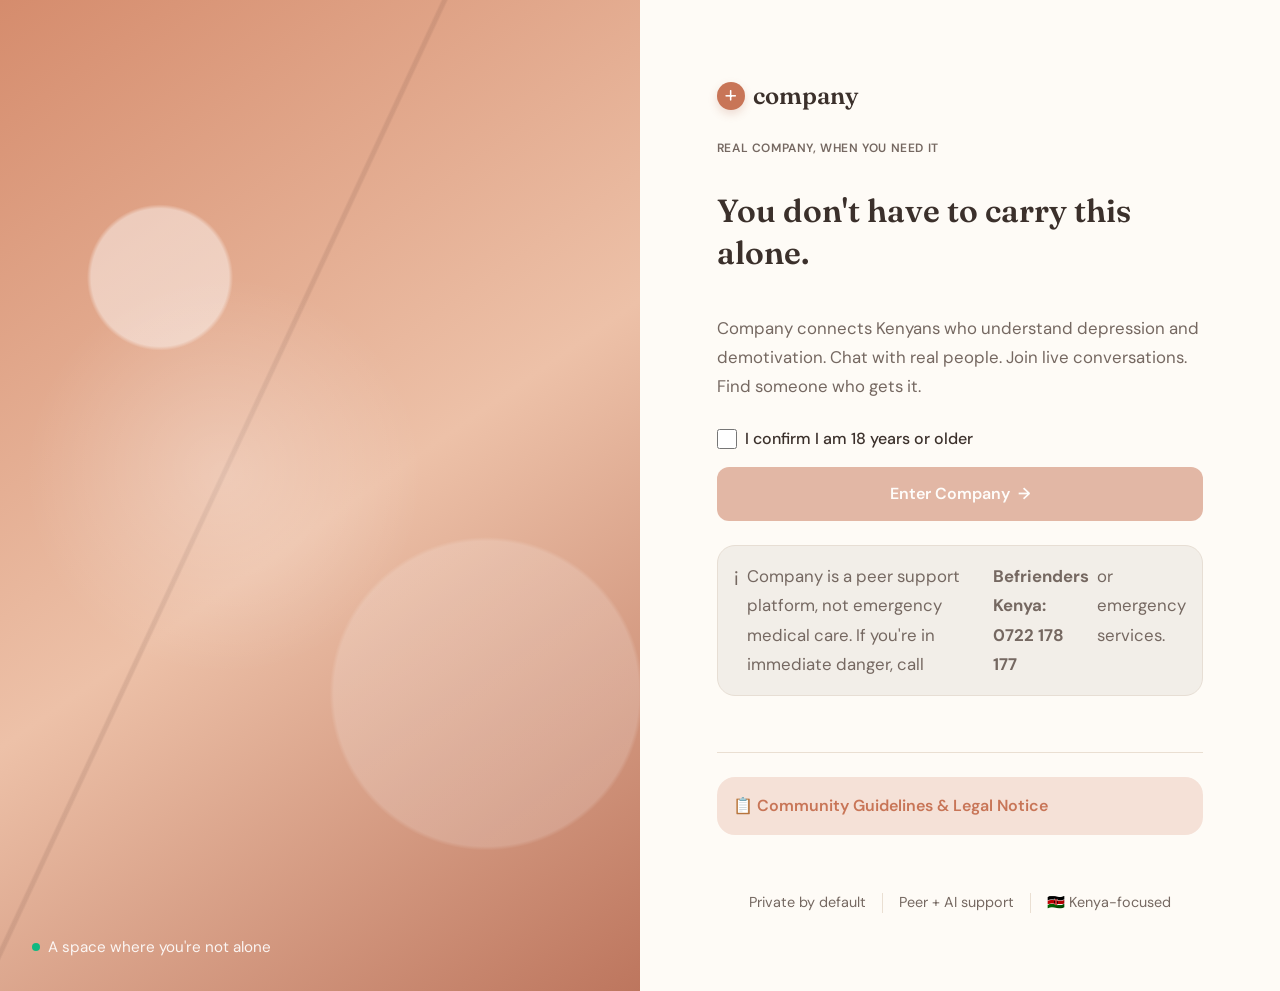
<file: index.html>
<!DOCTYPE html>
<html lang="en">
<head>
    <meta charset="UTF-8">
    <meta name="viewport" content="width=device-width, initial-scale=1.0">
    <meta name="theme-color" content="#f4efe8">
    <title>Company | Real Connection for Kenya</title>
    <link rel="preconnect" href="https://fonts.googleapis.com">
    <link rel="preconnect" href="https://fonts.gstatic.com" crossorigin>
    <link href="https://fonts.googleapis.com/css2?family=DM+Sans:wght@400;500;600;700&family=Fraunces:opsz,wght@9..144,600&display=swap" rel="stylesheet">
    <link rel="stylesheet" href="styles.css">
</head>
<body>
    <section class="gateway" id="gateway" aria-labelledby="gateway-title">
        <div class="gateway-image">
            <div class="gradient-overlay"></div>
            <div class="image-caption"><span class="live-dot"></span> A space where you're not alone</div>
        </div>
        <div class="gateway-copy">
            <a class="brand gateway-brand" href="#" aria-label="Company home">
                <span class="brand-mark">+</span> company
            </a>
            <div class="gateway-message">
                <p class="eyebrow">Real company, when you need it</p>
                <h1 id="gateway-title">You don't have to carry this alone.</h1>
                <p>Company connects Kenyans who understand depression and demotivation. Chat with real people. Join live conversations. Find someone who gets it.</p>
                
                <!-- Age Gate -->
                <div class="age-gate" id="ageGate">
                    <label class="age-confirm">
                        <input id="ageConfirmCheckbox" type="checkbox" required>
                        <span>I confirm I am 18 years or older</span>
                    </label>
                    <a class="enter-button is-disabled" id="enterButton" href="chat.html" aria-disabled="true">
                        Enter Company <span>&rarr;</span>
                    </a>
                </div>

                <p class="gateway-note">
                    <span class="note-icon">i</span> 
                    Company is a peer support platform, not emergency medical care. If you're in immediate danger, call <strong>Befrienders Kenya: 0722 178 177</strong> or emergency services.
                </p>
            </div>

            <!-- Legal Disclaimer Section -->
            <div class="legal-section">
                <details>
                    <summary>📋 Community Guidelines & Legal Notice</summary>
                    <div class="legal-content">
                        <h3>Important Disclaimer</h3>
                        <p><strong>Company is not responsible for offline meetings.</strong> If you meet someone from this platform in person, you do so entirely at your own risk. We strongly recommend:</p>
                        <ul>
                            <li>Meeting in public places only</li>
                            <li>Telling someone you know where you're going</li>
                            <li>Trusting your instincts</li>
                            <li>Not sharing personal identifying information until you're certain</li>
                        </ul>
                        
                        <h3>What Company Does</h3>
                        <ul>
                            <li>Connects peers through chat and live video</li>
                            <li>Requires age verification (18+)</li>
                            <li>Stores chat history locally on your device</li>
                            <li>Never requires personal details</li>
                            <li>Provides access to an AI guide</li>
                        </ul>

                        <h3>What Company Is NOT</h3>
                        <ul>
                            <li>A mental health treatment service</li>
                            <li>An emergency response service</li>
                            <li>Responsible for member conduct</li>
                            <li>A dating platform</li>
                        </ul>

                        <h3>User Conduct</h3>
                        <p>By entering Company, you agree to:</p>
                        <ul>
                            <li>Be honest and respectful to others</li>
                            <li>Not share nude or sexual content</li>
                            <li>Not harass, threaten, or abuse others</li>
                            <li>Not share others' information without consent</li>
                            <li>Report abuse to us immediately</li>
                        </ul>

                        <h3>Privacy</h3>
                        <p>Your location is only shared if you request nearby matches. Video is never recorded. Messages are stored on your device only. We use facial detection only for age verification—no faces are stored or analyzed beyond that.</p>

                        <h3>Emergency Resources</h3>
                        <p>
                            <strong>Kenya:</strong><br>
                            • Befrienders Kenya: 0722 178 177<br>
                            • Kenya Red Cross: 1199<br>
                            • Your GP or nearest hospital
                        </p>
                    </div>
                </details>
            </div>

            <div class="gateway-footer">
                <span>Private by default</span>
                <span class="footer-line"></span>
                <span>Peer + AI support</span>
                <span class="footer-line"></span>
                <span>🇰🇪 Kenya-focused</span>
            </div>
        </div>
    </section>

    <script>
        const ageCheckbox = document.getElementById('ageConfirmCheckbox');
        const enterButton = document.getElementById('enterButton');

        enterButton.addEventListener('click', (event) => {
            if (!ageCheckbox.checked) {
                event.preventDefault();
                ageCheckbox.focus();
            }
        });

        ageCheckbox.addEventListener('change', () => {
            if (ageCheckbox.checked) {
                enterButton.classList.remove('is-disabled');
                enterButton.removeAttribute('aria-disabled');
            } else {
                enterButton.classList.add('is-disabled');
                enterButton.setAttribute('aria-disabled', 'true');
            }
        });
    </script>
</body>
</html>
</file>
<file: styles.css>
/* ===== CSS VARIABLES & THEME ===== */
:root {
    --color-bg: #f8f3eb;
    --color-surface: #fffdf9;
    --color-border: #eadfd2;
    --color-text: #3b302b;
    --color-text-secondary: #756861;
    --color-text-tertiary: #a6978d;
    --color-accent: #c87557;
    --color-accent-light: #f5e1d7;
    --color-accent-dark: #a95840;
    --color-sage: #8b9a7b;
    --color-error: #ef4444;
    --color-success: #10b981;
    --color-warning: #f59e0b;
    --color-info: #3b82f6;
    
    --spacing-xs: 0.25rem;
    --spacing-sm: 0.5rem;
    --spacing-md: 1rem;
    --spacing-lg: 1.5rem;
    --spacing-xl: 2rem;
    --spacing-2xl: 3rem;
    
    --radius-sm: 4px;
    --radius-md: 12px;
    --radius-lg: 18px;
    --radius-full: 9999px;
    
    --font-sans: 'DM Sans', system-ui, -apple-system, sans-serif;
    --font-serif: 'Fraunces', Georgia, serif;
    
    --shadow-sm: 0 2px 8px rgba(91, 63, 48, 0.06);
    --shadow-md: 0 10px 24px rgba(91, 63, 48, 0.1);
    --shadow-lg: 0 24px 50px rgba(91, 63, 48, 0.14);
    
    --transition: all 0.2s ease-in-out;
}

/* ===== GLOBAL STYLES ===== */
* {
    margin: 0;
    padding: 0;
    box-sizing: border-box;
}

html {
    scroll-behavior: smooth;
}

body {
    font-family: var(--font-sans);
    background: var(--color-bg);
    color: var(--color-text);
    line-height: 1.6;
    -webkit-font-smoothing: antialiased;
    background-image: radial-gradient(rgba(200, 117, 87, 0.045) 0.7px, transparent 0.7px);
    background-size: 18px 18px;
}

button, a, input {
    -webkit-tap-highlight-color: transparent;
}

button:focus-visible, a:focus-visible, input:focus-visible, summary:focus-visible {
    outline: 3px solid rgba(193, 120, 91, 0.35);
    outline-offset: 3px;
}

button {
    font-family: inherit;
    cursor: pointer;
    border: none;
    background: none;
}

input, textarea {
    font-family: inherit;
    font-size: inherit;
    color: inherit;
}

/* ===== TYPOGRAPHY ===== */
h1, h2, h3, h4, h5, h6 {
    font-family: var(--font-serif);
    font-weight: 600;
    line-height: 1.3;
}

h1 {
    font-size: 2rem;
    margin-bottom: var(--spacing-md);
}

h2 {
    font-size: 1.75rem;
    margin-bottom: var(--spacing-md);
}

h3 {
    font-size: 1.25rem;
    margin-bottom: var(--spacing-sm);
}

.eyebrow {
    font-family: var(--font-sans);
    font-size: 0.75rem;
    font-weight: 600;
    text-transform: uppercase;
    letter-spacing: 0.05em;
    color: var(--color-text-secondary);
    margin-bottom: var(--spacing-sm);
}

small {
    font-size: 0.875rem;
    color: var(--color-text-secondary);
}

/* ===== BUTTONS ===== */
.primary-button {
    display: inline-block;
    padding: 0.875rem 1.5rem;
    background: var(--color-accent);
    color: #fff;
    border-radius: var(--radius-full);
    font-weight: 600;
    font-size: 0.95rem;
    transition: var(--transition);
    cursor: pointer;
    text-align: center;
    text-decoration: none;
}

.primary-button:hover {
    background: #c99560;
    transform: translateY(-2px);
    box-shadow: var(--shadow-md);
}

.primary-button:active {
    transform: translateY(0);
}

.secondary-button {
    display: inline-block;
    padding: 0.75rem 1.25rem;
    background: var(--color-surface);
    color: var(--color-accent);
    border: 1.5px solid var(--color-accent);
    border-radius: var(--radius-full);
    font-weight: 600;
    font-size: 0.95rem;
    transition: var(--transition);
}

.secondary-button:hover {
    background: var(--color-accent-light);
}

.icon-button {
    width: 40px;
    height: 40px;
    border-radius: 50%;
    display: flex;
    align-items: center;
    justify-content: center;
    background: #fffaf3;
    color: var(--color-text);
    font-size: 1.2rem;
    transition: var(--transition);
    cursor: pointer;
    box-shadow: var(--shadow-sm);
}

.icon-button:hover {
    background: var(--color-border);
}

.round-button {
    width: 48px;
    height: 48px;
    border-radius: 50%;
    display: flex;
    align-items: center;
    justify-content: center;
    background: var(--color-accent);
    color: #fff;
    font-size: 1.25rem;
    transition: var(--transition);
}

.round-button:hover {
    background: #c99560;
    transform: scale(1.05);
}

.round-button:disabled {
    opacity: 0.5;
    cursor: not-allowed;
}

.send-button {
    width: 48px;
    height: 48px;
    border-radius: 50%;
    display: flex;
    align-items: center;
    justify-content: center;
    background: var(--color-accent);
    color: #fff;
    font-size: 1.5rem;
    transition: var(--transition);
    cursor: pointer;
}

.send-button:hover {
    background: #c99560;
}

.more-button {
    font-size: 1.5rem;
    padding: 0.5rem;
    color: var(--color-text-secondary);
    cursor: pointer;
    transition: var(--transition);
}

.more-button:hover {
    color: var(--color-text);
}

.chat-options {
    position: absolute;
    top: 4.25rem;
    right: 1.5rem;
    z-index: 5;
    display: grid;
    min-width: 210px;
    padding: 0.4rem;
    background: var(--color-surface);
    border: 1px solid var(--color-border);
    border-radius: var(--radius-md);
    box-shadow: var(--shadow-md);
}

.chat-options[hidden] {
    display: none;
}

.chat-options button, .text-link {
    padding: 0.65rem 0.75rem;
    color: var(--color-text);
    text-align: left;
    border-radius: 6px;
}

.chat-options button:hover, .text-link:hover {
    background: var(--color-accent-light);
    color: var(--color-accent-dark);
}

.text-link {
    color: var(--color-accent-dark);
    text-decoration: underline;
    text-underline-offset: 2px;
}

/* ===== BRAND ===== */
.brand {
    display: flex;
    align-items: center;
    gap: 0.5rem;
    font-family: var(--font-serif);
    font-size: 1.25rem;
    font-weight: 600;
    color: var(--color-text);
    text-decoration: none;
    transition: var(--transition);
}

.brand:hover {
    color: var(--color-accent);
}

.brand-mark {
    display: inline-flex;
    align-items: center;
    justify-content: center;
    width: 28px;
    height: 28px;
    background: var(--color-accent);
    box-shadow: 0 4px 10px rgba(168, 88, 64, 0.2);
    color: #fff;
    border-radius: 50%;
    font-size: 1.5rem;
    font-weight: 700;
}

.gateway-brand {
    font-size: 1.5rem;
}

/* ===== LANDING PAGE ===== */
.gateway {
    display: grid;
    grid-template-columns: 1fr 1fr;
    min-height: 100vh;
    gap: 0;
}

.gateway-image {
    position: relative;
    isolation: isolate;
    background:
        radial-gradient(circle at 25% 28%, rgba(255, 255, 255, 0.45) 0 8%, transparent 8.5%),
        radial-gradient(circle at 76% 70%, rgba(255, 255, 255, 0.18) 0 18%, transparent 18.5%),
        linear-gradient(145deg, #d58c6d 0%, #edc1a8 52%, #bd765e 100%);
    display: flex;
    align-items: center;
    justify-content: center;
    color: #fff;
    overflow: hidden;
}

.gradient-overlay {
    position: absolute;
    inset: 0;
    background:
        radial-gradient(circle at 35% 48%, rgba(255, 255, 255, 0.25), transparent 30%),
        linear-gradient(115deg, transparent 40%, rgba(87, 54, 46, 0.12) 40.2% 40.5%, transparent 40.7%);
    pointer-events: none;
}

.image-caption {
    position: absolute;
    bottom: 2rem;
    left: 2rem;
    display: flex;
    align-items: center;
    gap: 0.5rem;
    color: rgba(255, 255, 255, 0.9);
    font-size: 0.95rem;
}

.gateway-copy {
    background: rgba(255, 253, 249, 0.82);
    padding: clamp(2rem, 6vw, 5rem);
    display: flex;
    flex-direction: column;
    justify-content: center;
    gap: var(--spacing-lg);
}

.gateway-message {
    display: flex;
    flex-direction: column;
    gap: var(--spacing-lg);
}

.gateway-message p:not(.eyebrow) {
    font-size: 1.05rem;
    color: var(--color-text-secondary);
    line-height: 1.75;
    max-width: 34rem;
}

.gateway-note {
    display: flex;
    gap: var(--spacing-sm);
    padding: var(--spacing-md);
    background: #f2eee8;
    border: 1px solid #e7ded4;
    border-radius: var(--radius-lg);
    font-size: 0.9rem;
}

.note-icon {
    flex-shrink: 0;
    font-size: 1.2rem;
}

.age-gate {
    display: flex;
    flex-direction: column;
    gap: var(--spacing-md);
}

.age-confirm {
    display: flex;
    align-items: center;
    gap: var(--spacing-sm);
    cursor: pointer;
    font-weight: 500;
}

.age-confirm input {
    width: 20px;
    height: 20px;
    cursor: pointer;
    accent-color: var(--color-accent);
}

.enter-button {
    display: inline-flex;
    align-items: center;
    justify-content: center;
    gap: 0.5rem;
    padding: 0.875rem 1.5rem;
    background: var(--color-accent);
    box-shadow: 0 10px 24px rgba(156, 89, 69, 0.18);
    color: #fff;
    border-radius: var(--radius-md);
    font-weight: 600;
    text-decoration: none;
    transition: var(--transition);
    text-align: center;
}

.enter-button.is-disabled {
    opacity: 0.5;
    pointer-events: none;
    box-shadow: none;
}

.enter-button:hover {
    background: var(--color-accent-dark);
    transform: translateY(-2px);
}

.enter-button.is-disabled:focus-visible {
    outline: none;
}

.legal-section {
    margin-top: var(--spacing-xl);
    padding-top: var(--spacing-lg);
    border-top: 1px solid var(--color-border);
}

.legal-section details {
    cursor: pointer;
}

.legal-section summary {
    font-weight: 600;
    color: var(--color-accent);
    padding: var(--spacing-md);
    background: var(--color-accent-light);
    border-radius: var(--radius-lg);
    list-style: none;
    transition: var(--transition);
}

.legal-section summary:hover {
    background: var(--color-accent);
    color: #fff;
}

.legal-content {
    padding: var(--spacing-lg) 0;
    color: var(--color-text-secondary);
}

.legal-content h3 {
    color: var(--color-text);
    margin-top: var(--spacing-lg);
    margin-bottom: var(--spacing-sm);
}

.legal-content ul {
    list-style: none;
    margin-left: var(--spacing-md);
    margin-bottom: var(--spacing-md);
}

.legal-content li {
    padding: 0.25rem 0;
    padding-left: var(--spacing-md);
    position: relative;
}

.legal-content li:before {
    content: "•";
    position: absolute;
    left: 0;
    color: var(--color-accent);
}

.gateway-footer {
    display: flex;
    justify-content: center;
    align-items: center;
    gap: var(--spacing-md);
    font-size: 0.9rem;
    color: var(--color-text-secondary);
    margin-top: var(--spacing-xl);
    flex-wrap: wrap;
}

.footer-line {
    width: 1px;
    height: 20px;
    background: var(--color-border);
}

/* ===== APP SHELL ===== */
.app-shell {
    display: grid;
    grid-template-rows: auto 1fr;
    height: 100vh;
    background: var(--color-bg);
}

.topbar {
    display: flex;
    align-items: center;
    justify-content: space-between;
    padding: var(--spacing-md) var(--spacing-lg);
    background: rgba(255, 253, 249, 0.92);
    backdrop-filter: blur(12px);
    border-bottom: 1px solid var(--color-border);
    box-shadow: 0 8px 24px rgba(36, 48, 47, 0.04);
}

.topbar-meta {
    display: flex;
    align-items: center;
    gap: var(--spacing-md);
    font-size: 0.9rem;
    color: var(--color-text-secondary);
}

.live-dot {
    display: inline-block;
    width: 8px;
    height: 8px;
    background: var(--color-success);
    border-radius: 50%;
    animation: pulse 2s infinite;
}

@keyframes pulse {
    0%, 100% { opacity: 1; }
    50% { opacity: 0.5; }
}

.divider {
    width: 1px;
    height: 20px;
    background: var(--color-border);
}

#clock {
    font-weight: 600;
    font-family: monospace;
}

/* ===== WORKSPACE ===== */
.workspace {
    display: grid;
    grid-template-columns: 280px 1fr;
    overflow: hidden;
}

.sidebar {
    background: #fffdf9;
    border-right: 1px solid var(--color-border);
    box-shadow: 10px 0 28px rgba(36, 48, 47, 0.035);
    overflow-y: auto;
    display: flex;
    flex-direction: column;
}

.welcome-block {
    padding: var(--spacing-lg);
    border-bottom: 1px solid var(--color-border);
}

.welcome-block h1 {
    font-size: 1.5rem;
}

.welcome-copy {
    color: var(--color-text-secondary);
    font-size: 0.95rem;
}

.safety-note {
    display: flex;
    gap: var(--spacing-sm);
    padding: var(--spacing-md);
    background: #fbefdc;
    color: #795438;
    border-left: 3px solid #d5a36f;
    font-size: 0.9rem;
    border-bottom: 1px solid var(--color-border);
}

.safety-note p {
    margin: 0;
}

/* ===== PANELS ===== */
.connection-panel {
    padding: var(--spacing-lg);
    border-bottom: 1px solid var(--color-border);
}

.panel-heading {
    display: flex;
    justify-content: space-between;
    align-items: center;
    margin-bottom: var(--spacing-md);
    font-weight: 600;
}

.status-pill {
    display: inline-block;
    padding: 0.25rem 0.75rem;
    background: var(--color-accent-light);
    color: var(--color-accent);
    border-radius: var(--radius-full);
    font-size: 0.75rem;
    font-weight: 600;
    text-transform: uppercase;
}

.status-pill.online {
    background: #d1fae5;
    color: var(--color-success);
}

.connection-row {
    display: flex;
    align-items: center;
    gap: var(--spacing-md);
    padding: var(--spacing-md);
    background: var(--color-bg);
    border-radius: var(--radius-lg);
    border: 1px solid var(--color-border);
    margin-bottom: var(--spacing-md);
}

.connection-row strong {
    font-size: 0.95rem;
}

.connection-row span:last-child {
    margin-left: auto;
}

.signal-bars {
    font-size: 0.9rem;
    color: var(--color-success);
}

.avatar {
    display: flex;
    align-items: center;
    justify-content: center;
    width: 40px;
    height: 40px;
    background: linear-gradient(145deg, var(--color-accent), #dd9b78);
    box-shadow: 0 4px 10px rgba(168, 88, 64, 0.16);
    color: #fff;
    border-radius: 50%;
    font-weight: 600;
    font-size: 0.95rem;
    flex-shrink: 0;
}

.avatar.small-avatar {
    width: 36px;
    height: 36px;
    font-size: 0.85rem;
}

.avatar.tiny-avatar {
    width: 32px;
    height: 32px;
    font-size: 0.8rem;
}

.avatar.olive {
    background: #a0a563;
}

.avatar.maya-avatar {
    background: linear-gradient(135deg, #d4a574, #e8d9c9);
}

/* ===== MODE SELECTOR ===== */
.mode-selector {
    display: grid;
    grid-template-columns: 1fr 1fr;
    gap: var(--spacing-sm);
    padding: var(--spacing-md);
    border-bottom: 1px solid var(--color-border);
}

.mode-button {
    display: flex;
    flex-direction: column;
    align-items: center;
    gap: 0.25rem;
    padding: var(--spacing-md);
    background: var(--color-bg);
    border-radius: var(--radius-lg);
    border: 1px solid transparent;
    font-size: 0.8rem;
    font-weight: 600;
    transition: var(--transition);
    cursor: pointer;
}

.mode-button:hover {
    background: var(--color-border);
}

.mode-button.active {
    background: var(--color-accent);
    box-shadow: 0 8px 16px rgba(168, 88, 64, 0.17);
    color: #fff;
}

.mode-icon {
    font-size: 1.5rem;
}

/* ===== SUPPORT TOOLS ===== */
.support-tools {
    padding: var(--spacing-lg);
    display: flex;
    flex-direction: column;
    gap: var(--spacing-md);
    flex: 1;
    border-bottom: 1px solid var(--color-border);
}

.support-tools button {
    display: flex;
    align-items: center;
    gap: var(--spacing-md);
    padding: var(--spacing-md);
    background: var(--color-bg);
    border-radius: var(--radius-lg);
    border: 1px solid transparent;
    text-align: left;
    transition: var(--transition);
}

.support-tools button:hover {
    background: #fff8ef;
    border-color: var(--color-border);
}

.tool-icon {
    font-size: 1.25rem;
}

.support-tools span {
    flex: 1;
}

.support-tools strong {
    display: block;
    margin-bottom: 0.25rem;
}

.support-tools small {
    font-size: 0.8rem;
    color: var(--color-text-secondary);
}

.id-toggle {
    display: flex;
    align-items: center;
    gap: var(--spacing-md);
    padding: var(--spacing-md);
    cursor: pointer;
    transition: var(--transition);
}

.id-toggle:hover {
    background: var(--color-bg);
}

.toggle-track {
    width: 44px;
    height: 24px;
    background: var(--color-border);
    border-radius: var(--radius-full);
    position: relative;
    transition: var(--transition);
    margin-left: auto;
}

.toggle-track::after {
    content: '';
    position: absolute;
    top: 2px;
    left: 2px;
    width: 20px;
    height: 20px;
    background: #fff;
    border-radius: 50%;
    transition: var(--transition);
    box-shadow: var(--shadow-sm);
}

.setting-row {
    display: flex;
    align-items: center;
    gap: var(--spacing-md);
    min-height: 44px;
    cursor: pointer;
}

.setting-row > span:first-of-type {
    flex: 1;
}

.setting-row input[type="checkbox"] {
    position: absolute;
    width: 1px;
    height: 1px;
    opacity: 0;
}

.setting-row .toggle-track {
    flex: 0 0 auto;
    margin-left: auto;
}

.setting-row input[type="checkbox"]:focus-visible + .toggle-track {
    outline: 3px solid rgba(193, 120, 91, 0.35);
    outline-offset: 3px;
}

input[type="checkbox"]:checked + .toggle-track {
    background: var(--color-accent);
}

input[type="checkbox"]:checked + .toggle-track::after {
    left: 22px;
}

.sidebar-footer {
    padding: var(--spacing-md);
    text-align: center;
    color: var(--color-text-secondary);
    font-size: 0.85rem;
    margin-top: auto;
}

/* ===== CHAT PANEL ===== */
.chat-panel, .video-panel, .welcome-panel {
    display: flex;
    flex-direction: column;
    background: var(--color-surface);
    min-width: 0;
}

.chat-header {
    display: flex;
    align-items: center;
    justify-content: space-between;
    padding: var(--spacing-lg);
    border-bottom: 1px solid var(--color-border);
}

.chat-person {
    display: flex;
    align-items: center;
    gap: var(--spacing-md);
}

.chat-person h2 {
    margin: 0;
    font-size: 1.1rem;
}

.chat-person p {
    font-size: 0.85rem;
    color: var(--color-text-secondary);
    margin: 0;
}

.online-dot {
    display: inline-block;
    width: 6px;
    height: 6px;
    background: var(--color-success);
    border-radius: 50%;
    margin-right: 0.25rem;
}

.conversation {
    flex: 1;
    overflow-y: auto;
    padding: clamp(1rem, 3vw, 2.25rem);
    display: flex;
    flex-direction: column;
    gap: var(--spacing-md);
}

.date-divider {
    text-align: center;
    color: var(--color-text-tertiary);
    font-size: 0.8rem;
    margin: var(--spacing-md) 0;
}

.message-row {
    display: flex;
    gap: var(--spacing-md);
    align-items: flex-end;
    animation: slideIn 0.3s ease-out;
}

@keyframes slideIn {
    from {
        opacity: 0;
        transform: translateY(10px);
    }
    to {
        opacity: 1;
        transform: translateY(0);
    }
}

.message-row.sent {
    flex-direction: row-reverse;
}

.message-bubble {
    max-width: 70%;
    padding: var(--spacing-md);
    border-radius: var(--radius-lg);
    word-wrap: break-word;
}

.message-row.received .message-bubble {
    background: #f5f1ec;
    color: var(--color-text);
}

.message-row.sent .message-bubble {
    background: var(--color-accent);
    color: #fff;
    box-shadow: 0 5px 12px rgba(156, 89, 69, 0.16);
}

.message-bubble p {
    margin: 0;
    font-size: 0.95rem;
}

.message-row time {
    font-size: 0.75rem;
    color: var(--color-text-tertiary);
}

.prompt-chips {
    display: flex;
    gap: var(--spacing-sm);
    flex-wrap: wrap;
}

.prompt-chips button {
    padding: 0.5rem 1rem;
    background: var(--color-accent-light);
    color: var(--color-accent);
    border-radius: var(--radius-full);
    font-size: 0.9rem;
    font-weight: 600;
    transition: var(--transition);
    cursor: pointer;
}

.prompt-chips button:hover {
    background: var(--color-accent);
    color: #fff;
}

/* ===== COMPOSER ===== */
.composer {
    display: flex;
    align-items: flex-end;
    gap: var(--spacing-md);
    padding: var(--spacing-lg);
    background: var(--color-surface);
    border-top: 1px solid var(--color-border);
}

.message-input-wrap {
    flex: 1;
    position: relative;
    display: flex;
    flex-direction: column;
    gap: 0.25rem;
}

.message-input-wrap input {
    padding: 0.75rem var(--spacing-md);
    background: var(--color-bg);
    border: 1px solid var(--color-border);
    border-radius: var(--radius-md);
    font-size: 0.95rem;
    transition: var(--transition);
}

.message-input-wrap input:focus {
    outline: none;
    background: var(--color-surface);
    border-color: var(--color-accent);
    box-shadow: 0 0 0 3px rgba(212, 165, 116, 0.1);
}

#characterCount {
    font-size: 0.75rem;
    color: var(--color-text-tertiary);
    text-align: right;
}

.composer-footnote {
    width: 100%;
    text-align: center;
    font-size: 0.8rem;
    color: var(--color-text-tertiary);
    margin-top: var(--spacing-sm);
}

.sr-only {
    position: absolute;
    width: 1px;
    height: 1px;
    padding: 0;
    margin: -1px;
    overflow: hidden;
    clip: rect(0, 0, 0, 0);
    white-space: nowrap;
    border-width: 0;
}

/* ===== VIDEO PANEL ===== */
.video-panel {
    position: relative;
    background: #000;
}

.video-container {
    display: flex;
    flex-direction: column;
    height: 100%;
    position: relative;
}

.video-grid {
    flex: 1;
    display: grid;
    grid-template-columns: 1fr 1fr;
    gap: var(--spacing-md);
    padding: var(--spacing-lg);
    background: #1a1a1a;
}

.video-box {
    position: relative;
    background: #000;
    border-radius: var(--radius-lg);
    overflow: hidden;
    display: flex;
    align-items: center;
    justify-content: center;
    min-height: 300px;
}

video {
    width: 100%;
    height: 100%;
    object-fit: cover;
    transform: scaleX(-1);
}

#localVideo {
    filter: var(--blur-amount, blur(0px));
}

.video-label {
    position: absolute;
    bottom: var(--spacing-md);
    left: var(--spacing-md);
    background: rgba(0, 0, 0, 0.7);
    color: #fff;
    padding: 0.5rem 1rem;
    border-radius: var(--radius-md);
    font-size: 0.9rem;
    font-weight: 600;
}

.blur-control {
    position: absolute;
    bottom: var(--spacing-md);
    right: var(--spacing-md);
    background: rgba(0, 0, 0, 0.7);
    color: #fff;
    padding: var(--spacing-md);
    border-radius: var(--radius-md);
    font-size: 0.9rem;
}

.blur-control label {
    display: flex;
    align-items: center;
    gap: 0.5rem;
    cursor: pointer;
}

.blur-control input[type="checkbox"] {
    width: 18px;
    height: 18px;
    accent-color: var(--color-accent);
}

.video-controls {
    display: flex;
    justify-content: center;
    gap: var(--spacing-lg);
    padding: var(--spacing-lg);
    background: #1a1a1a;
    border-top: 1px solid #333;
}

.control-btn {
    width: 56px;
    height: 56px;
    border-radius: 50%;
    display: flex;
    align-items: center;
    justify-content: center;
    background: var(--color-accent);
    color: #fff;
    font-size: 1.5rem;
    transition: var(--transition);
    cursor: pointer;
}

.control-btn:hover {
    background: #c99560;
    transform: scale(1.1);
}

.control-btn.danger {
    background: var(--color-error);
}

.control-btn.danger:hover {
    background: #dc2626;
}

.video-notice {
    position: absolute;
    top: var(--spacing-lg);
    left: 50%;
    transform: translateX(-50%);
    background: rgba(239, 68, 68, 0.9);
    color: #fff;
    padding: 0.75rem 1.5rem;
    border-radius: var(--radius-md);
    font-size: 0.9rem;
    display: flex;
    align-items: center;
    gap: 0.5rem;
    max-width: 90%;
}

.notice-icon {
    font-size: 1.2rem;
}

/* ===== WELCOME PANEL ===== */
.welcome-panel {
    display: flex;
    align-items: center;
    justify-content: center;
    padding: clamp(1.5rem, 5vw, 4rem);
    background:
        radial-gradient(circle at 90% 8%, rgba(200, 117, 87, 0.09), transparent 22%),
        radial-gradient(circle at 8% 92%, rgba(139, 154, 123, 0.1), transparent 24%);
}

.welcome-content {
    max-width: 500px;
    text-align: center;
}

.welcome-content h2 {
    font-size: 1.75rem;
    margin-bottom: var(--spacing-lg);
    color: #49362e;
}

.welcome-content p {
    color: var(--color-text-secondary);
    margin-bottom: var(--spacing-2xl);
}

.welcome-options {
    display: grid;
    grid-template-columns: 1fr 1fr;
    gap: var(--spacing-lg);
    margin-bottom: var(--spacing-xl);
}

.welcome-card {
    display: flex;
    flex-direction: column;
    align-items: center;
    gap: var(--spacing-md);
    padding: var(--spacing-lg);
    background: var(--color-surface);
    border: 2px solid var(--color-border);
    border-radius: 22px;
    box-shadow: var(--shadow-sm);
    text-align: center;
    cursor: pointer;
    transition: var(--transition);
}

.welcome-card:hover {
    border-color: var(--color-accent);
    box-shadow: var(--shadow-md);
    transform: translateY(-4px);
}

.card-icon {
    font-size: 3rem;
}

.welcome-card h3 {
    margin: 0;
}

.welcome-card p {
    font-size: 0.9rem;
    color: var(--color-text-secondary);
    margin: 0;
}

.card-cta {
    display: inline-block;
    margin-top: var(--spacing-sm);
    font-weight: 600;
    color: var(--color-accent);
}

.welcome-card.ai-card {
    grid-column: 1 / -1;
    background: linear-gradient(135deg, #fff8ee, #f4eee5);
    border-color: var(--color-accent);
}

/* ===== MODALS ===== */
.modal {
    position: relative;
    border: 0;
    border-radius: var(--radius-lg);
    padding: var(--spacing-2xl);
    max-width: min(500px, calc(100vw - 2rem));
    width: 100%;
    max-height: 90vh;
    overflow-y: auto;
    color: var(--color-text);
    box-shadow: 0 24px 80px rgba(36, 48, 47, 0.22);
    animation: slideUp 0.3s ease-out;
}

dialog.modal:not([open]) {
    display: none;
}

@keyframes fadeIn {
    from {
        opacity: 0;
    }
    to {
        opacity: 1;
    }
}

.modal::backdrop {
    background: rgba(0, 0, 0, 0.5);
}

@keyframes slideUp {
    from {
        transform: translateY(20px);
        opacity: 0;
    }
    to {
        transform: translateY(0);
        opacity: 1;
    }
}

.modal > .modal-close[aria-label="Close"] {
    position: absolute;
    top: var(--spacing-lg);
    right: var(--spacing-lg);
    width: 32px;
    height: 32px;
    display: flex;
    align-items: center;
    justify-content: center;
    background: var(--color-bg);
    border-radius: 50%;
    font-size: 1.5rem;
    cursor: pointer;
    transition: var(--transition);
}

.modal > .modal-close[aria-label="Close"]:hover {
    background: var(--color-border);
}

.modal > .primary-button.modal-close {
    position: static;
    width: auto;
    height: auto;
    margin-top: var(--spacing-lg);
    padding: 0.875rem 1.5rem;
    display: inline-block;
    border-radius: var(--radius-md);
    font-size: 0.95rem;
}

.modal > .secondary-button.modal-close {
    position: static;
    width: auto;
    height: auto;
    margin-top: var(--spacing-lg);
    padding: 0.75rem 1.25rem;
    display: inline-block;
    border-radius: var(--radius-md);
    font-size: 0.95rem;
}

.modal-section {
    padding: var(--spacing-lg) 0;
    border-bottom: 1px solid var(--color-border);
}

.modal-section:last-of-type {
    border-bottom: none;
}

.toast {
    position: fixed;
    right: 1.25rem;
    bottom: 1.25rem;
    z-index: 1100;
    max-width: min(360px, calc(100vw - 2.5rem));
    padding: 0.85rem 1rem;
    color: #fff;
    background: #24302f;
    border-radius: var(--radius-md);
    box-shadow: var(--shadow-md);
    opacity: 0;
    transform: translateY(0.75rem);
    pointer-events: none;
    transition: opacity 0.2s ease, transform 0.2s ease;
}

.toast.is-visible {
    opacity: 1;
    transform: translateY(0);
}

.modal-section h3 {
    margin-bottom: var(--spacing-md);
}

.modal-actions {
    display: grid;
    grid-template-columns: 1fr 1fr;
    gap: var(--spacing-md);
    margin-top: var(--spacing-lg);
}

/* ===== AI CHAT ===== */
.ai-chat {
    border: 1px solid var(--color-border);
    border-radius: var(--radius-md);
    padding: var(--spacing-md);
    background: var(--color-bg);
    display: flex;
    flex-direction: column;
    gap: var(--spacing-md);
}

.ai-message {
    background: var(--color-surface);
    padding: var(--spacing-md);
    border-radius: var(--radius-md);
    border-left: 3px solid var(--color-accent);
}

.ai-message p {
    margin: 0;
}

/* ===== DONATION ===== */
.donation-options {
    display: grid;
    grid-template-columns: 1fr 1fr;
    gap: var(--spacing-md);
    margin: var(--spacing-lg) 0;
}

.donation-btn {
    padding: var(--spacing-md);
    background: var(--color-bg);
    border: 2px solid var(--color-border);
    border-radius: var(--radius-md);
    font-weight: 600;
    font-size: 0.95rem;
    cursor: pointer;
    transition: var(--transition);
}

.donation-btn:hover {
    border-color: var(--color-accent);
    background: var(--color-accent-light);
}

/* ===== RESPONSIVE ===== */
@media (max-width: 768px) {
    .gateway {
        grid-template-columns: 1fr;
    }

    .gateway-image {
        display: none;
    }

    .gateway-copy {
        min-height: 100vh;
        padding: 2rem 1.25rem;
    }

    .workspace {
        grid-template-columns: 1fr;
    }

    .sidebar {
        display: none;
        position: fixed;
        left: 0;
        top: 0;
        width: 100%;
        height: 100%;
        z-index: 100;
        border-right: none;
    }

    .sidebar.active {
        display: flex;
    }

    .video-grid {
        grid-template-columns: 1fr;
    }

    .welcome-options {
        grid-template-columns: 1fr;
    }

    .welcome-card.ai-card {
        grid-column: 1;
    }

    .topbar {
        padding: var(--spacing-md);
    }

    .topbar-meta {
        gap: var(--spacing-sm);
        font-size: 0.8rem;
    }

    .chat-panel, .video-panel {
        border-left: none;
    }

    .message-bubble {
        max-width: 85%;
    }

    .composer {
        padding: 0.75rem;
        gap: 0.5rem;
    }
}

@media (prefers-reduced-motion: reduce) {
    * {
        animation-duration: 0.01ms !important;
        animation-iteration-count: 1 !important;
        transition-duration: 0.01ms !important;
    }
}
</file>
